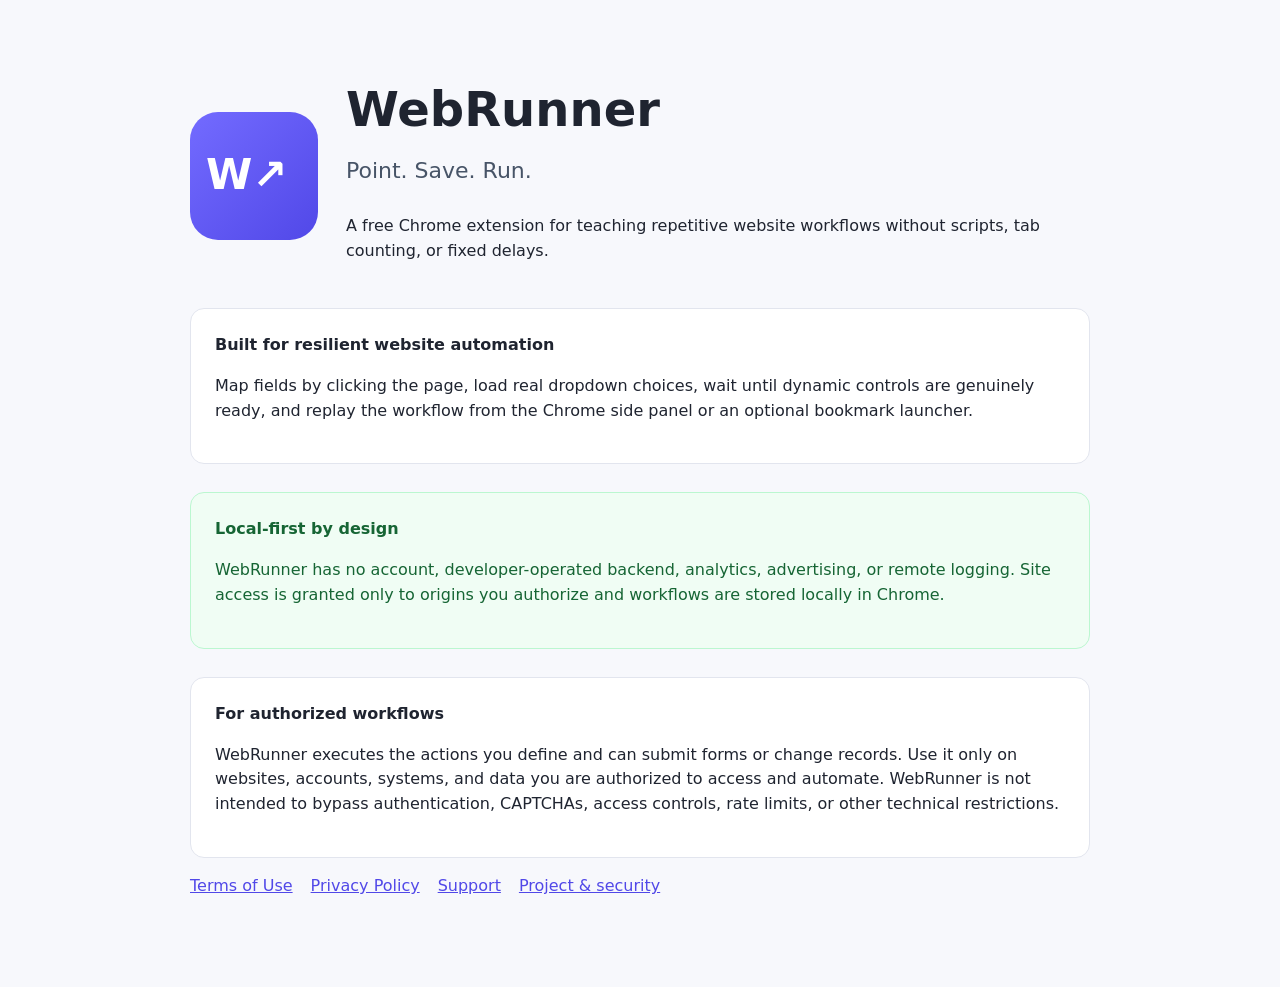
<file: index.html>
<!doctype html><html lang="en"><head><meta charset="utf-8"><meta name="viewport" content="width=device-width,initial-scale=1"><title>WebRunner</title><style>body{margin:0;font:16px/1.55 system-ui;color:#1f2430;background:#f7f8fc}main{max-width:900px;margin:auto;padding:72px 24px}.hero{display:grid;grid-template-columns:128px 1fr;gap:28px;align-items:center}.icon{width:128px;height:128px;border-radius:28px;background:linear-gradient(135deg,#736bff,#5148e8);position:relative}.icon:before{content:'W↗';position:absolute;color:white;font-weight:800;font-size:42px;inset:30px 16px}h1{font-size:48px;margin:0}.tag{font-size:22px;color:#475467;margin:8px 0 26px}.card{background:white;border:1px solid #e2e5ee;border-radius:14px;padding:24px;margin-top:28px}.privacy{color:#166534;background:#f0fdf4;border:1px solid #bbf7d0}.links a{margin-right:18px;color:#5148e8}</style></head><body><main><div class="hero"><div class="icon"></div><div><h1>WebRunner</h1><div class="tag">Point. Save. Run.</div><p>A free Chrome extension for teaching repetitive website workflows without scripts, tab counting, or fixed delays.</p></div></div><div class="card"><b>Built for resilient website automation</b><p>Map fields by clicking the page, load real dropdown choices, wait until dynamic controls are genuinely ready, and replay the workflow from the Chrome side panel or an optional bookmark launcher.</p></div><div class="card privacy"><b>Local-first by design</b><p>WebRunner has no account, developer-operated backend, analytics, advertising, or remote logging. Site access is granted only to origins you authorize and workflows are stored locally in Chrome.</p></div><div class="card"><b>For authorized workflows</b><p>WebRunner executes the actions you define and can submit forms or change records. Use it only on websites, accounts, systems, and data you are authorized to access and automate. WebRunner is not intended to bypass authentication, CAPTCHAs, access controls, rate limits, or other technical restrictions.</p></div><p class="links"><a href="terms.html">Terms of Use</a><a href="privacy.html">Privacy Policy</a><a href="support.html">Support</a><a href="https://github.com/sidecarworks/WebRunner">Project &amp; security</a></p></main></body></html>
</file>
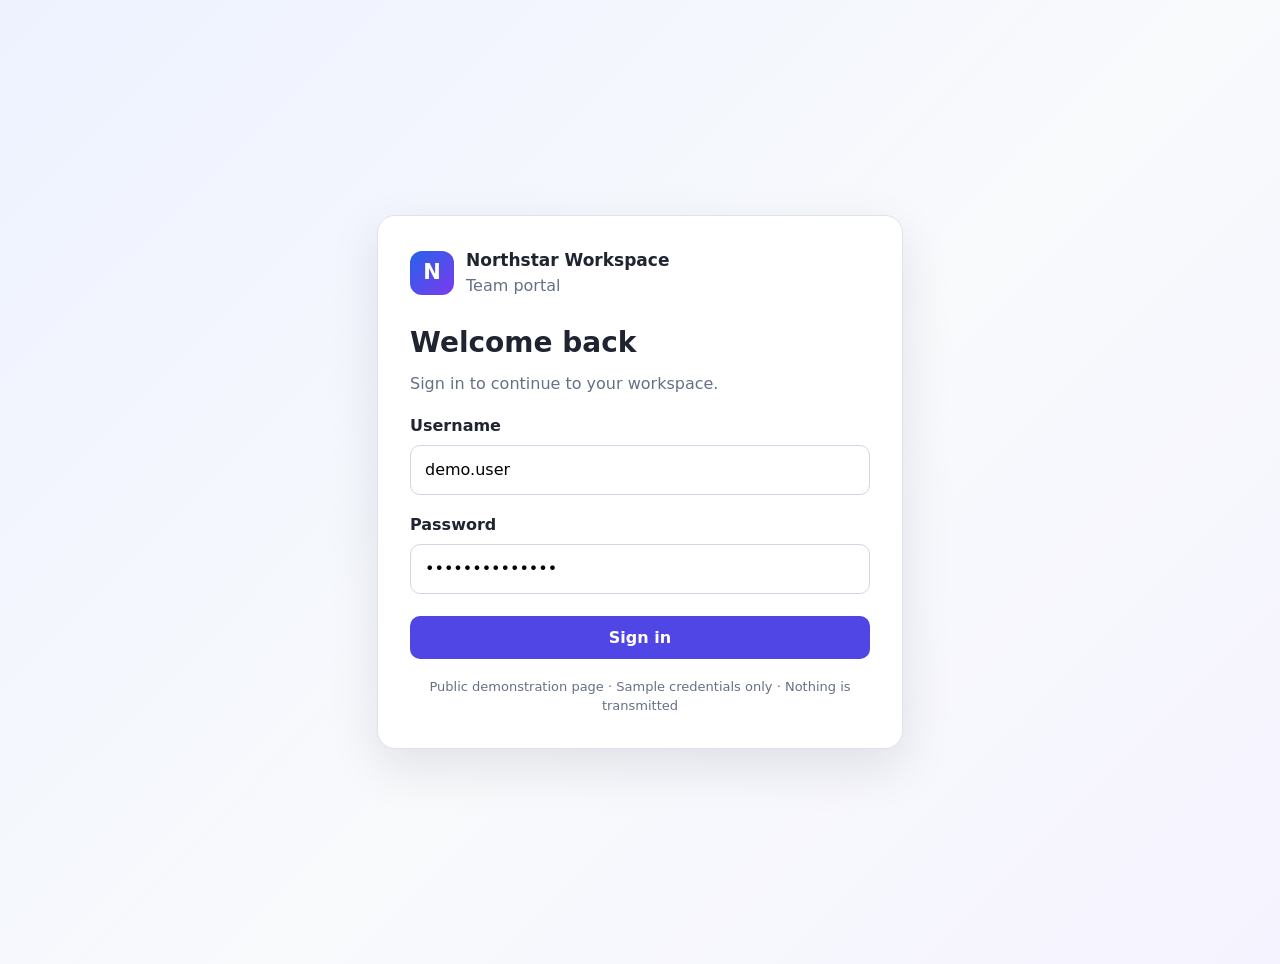
<file: demo-login.html>
<!doctype html><html lang="en"><head><meta charset="utf-8"><meta name="viewport" content="width=device-width,initial-scale=1"><title>Northstar Workspace</title><style>body{margin:0;font:16px/1.5 system-ui;background:linear-gradient(135deg,#eef2ff,#f8fafc 55%,#f5f3ff);color:#1f2430}.wrap{min-height:100vh;display:grid;place-items:center;padding:32px}.card{width:min(460px,100%);background:#fff;border:1px solid #dde2ec;border-radius:18px;box-shadow:0 18px 50px rgba(16,24,40,.10);padding:32px}.brand{display:flex;align-items:center;gap:12px;margin-bottom:24px}.mark{width:44px;height:44px;border-radius:12px;background:linear-gradient(135deg,#2563eb,#7c3aed);color:#fff;font-weight:800;display:grid;place-items:center;font-size:21px}.brand strong{display:block;font-size:17px}.muted{color:#667085}.field{margin-top:18px}label{display:block;font-weight:650;margin-bottom:7px}input{width:100%;box-sizing:border-box;padding:12px 14px;border:1px solid #cfd6e4;border-radius:10px;font:inherit;background:#fff}input:focus{outline:2px solid #c7d2fe;border-color:#6366f1}button{margin-top:22px;width:100%;padding:12px 16px;border:0;border-radius:10px;background:#4f46e5;color:#fff;font:700 16px system-ui;cursor:pointer}.foot{margin-top:18px;color:#667085;font-size:13px;text-align:center}.success{display:none;margin-top:18px;padding:12px 14px;border-radius:10px;background:#ecfdf3;border:1px solid #abefc6;color:#067647;font-weight:650}</style></head><body><div class="wrap"><main class="card"><div class="brand"><div class="mark">N</div><div><strong>Northstar Workspace</strong><div class="muted">Team portal</div></div></div><h1 style="font-size:28px;margin:0 0 8px">Welcome back</h1><p class="muted" style="margin:0">Sign in to continue to your workspace.</p><form id="demoForm"><div class="field"><label for="username">Username</label><input id="username" name="username" autocomplete="username" value="demo.user"></div><div class="field"><label for="password">Password</label><input id="password" name="password" type="password" autocomplete="current-password" value="webrunner-demo"></div><button id="loginBtn" type="submit">Sign in</button></form><div id="success" class="success">Signed in successfully.</div><div class="foot">Public demonstration page · Sample credentials only · Nothing is transmitted</div></main></div><script>document.getElementById('demoForm').addEventListener('submit',e=>{e.preventDefault();document.getElementById('success').style.display='block';});</script></body></html>
</file>
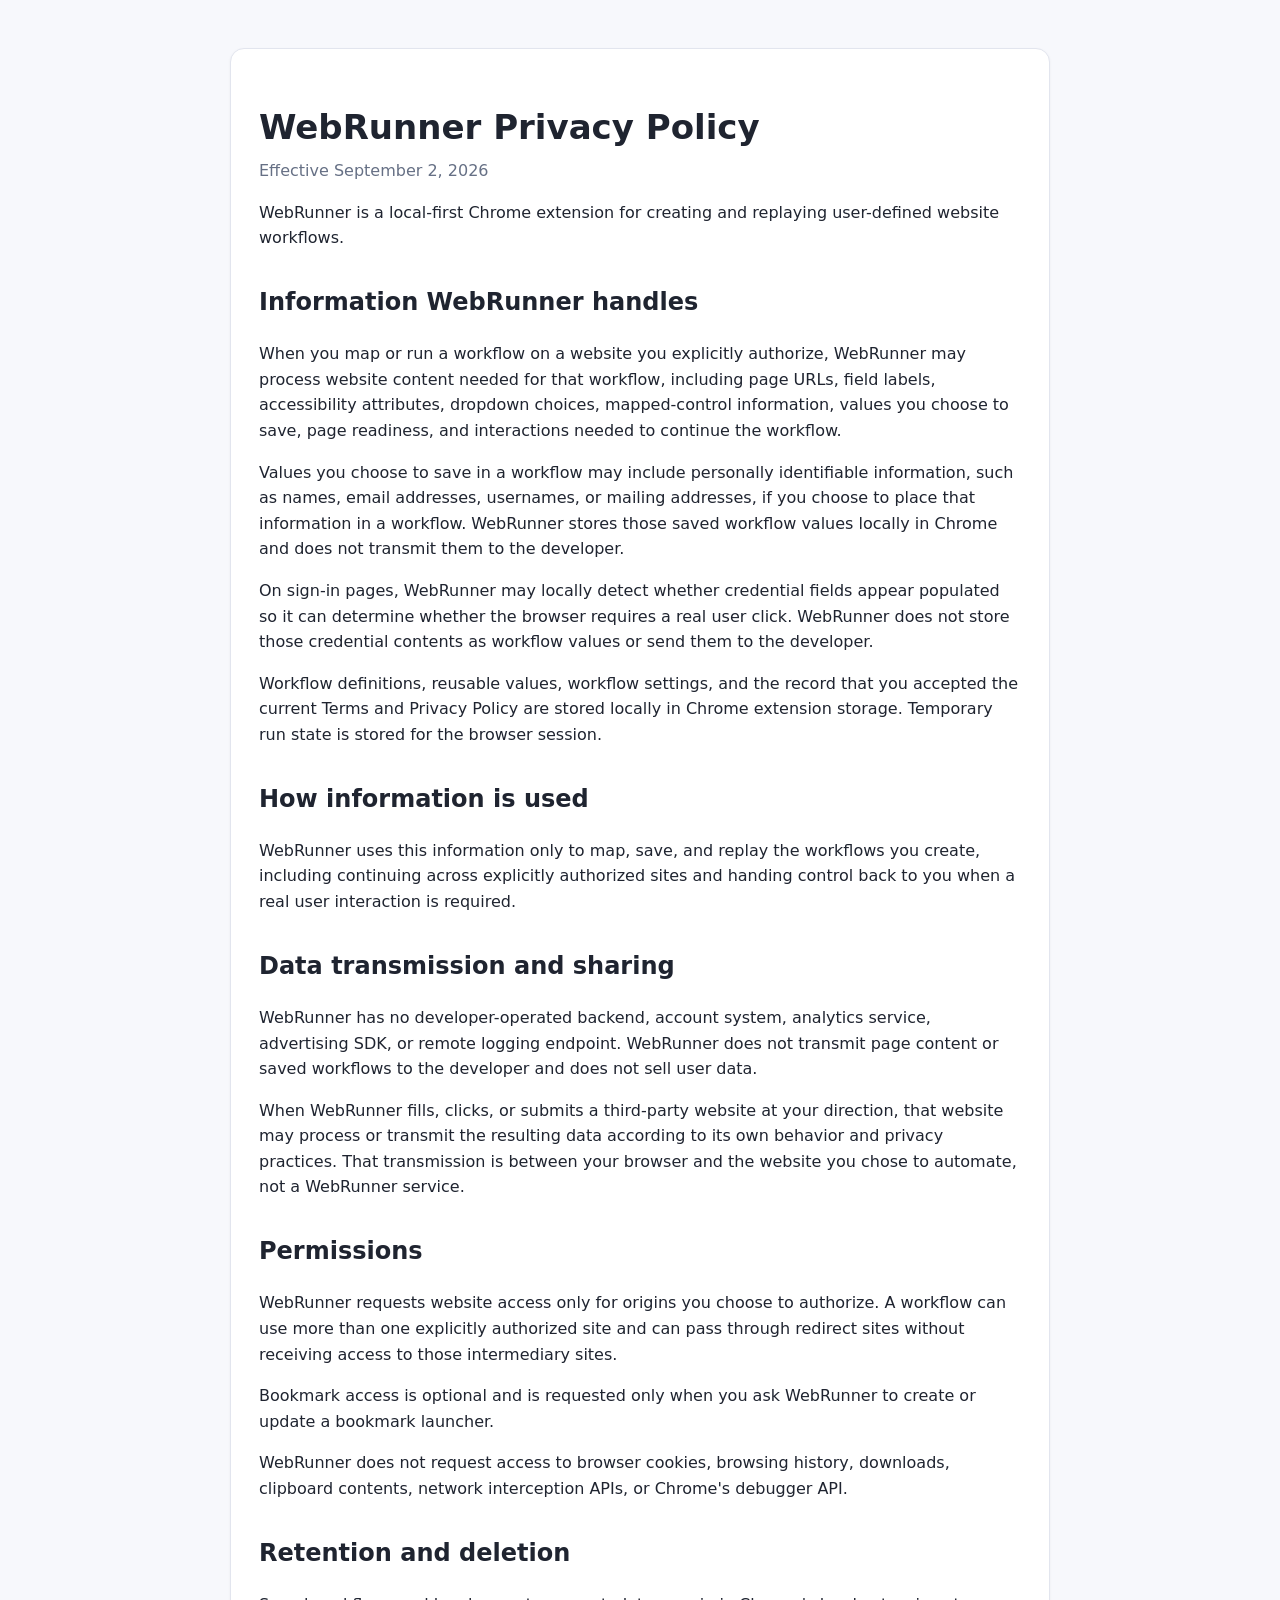
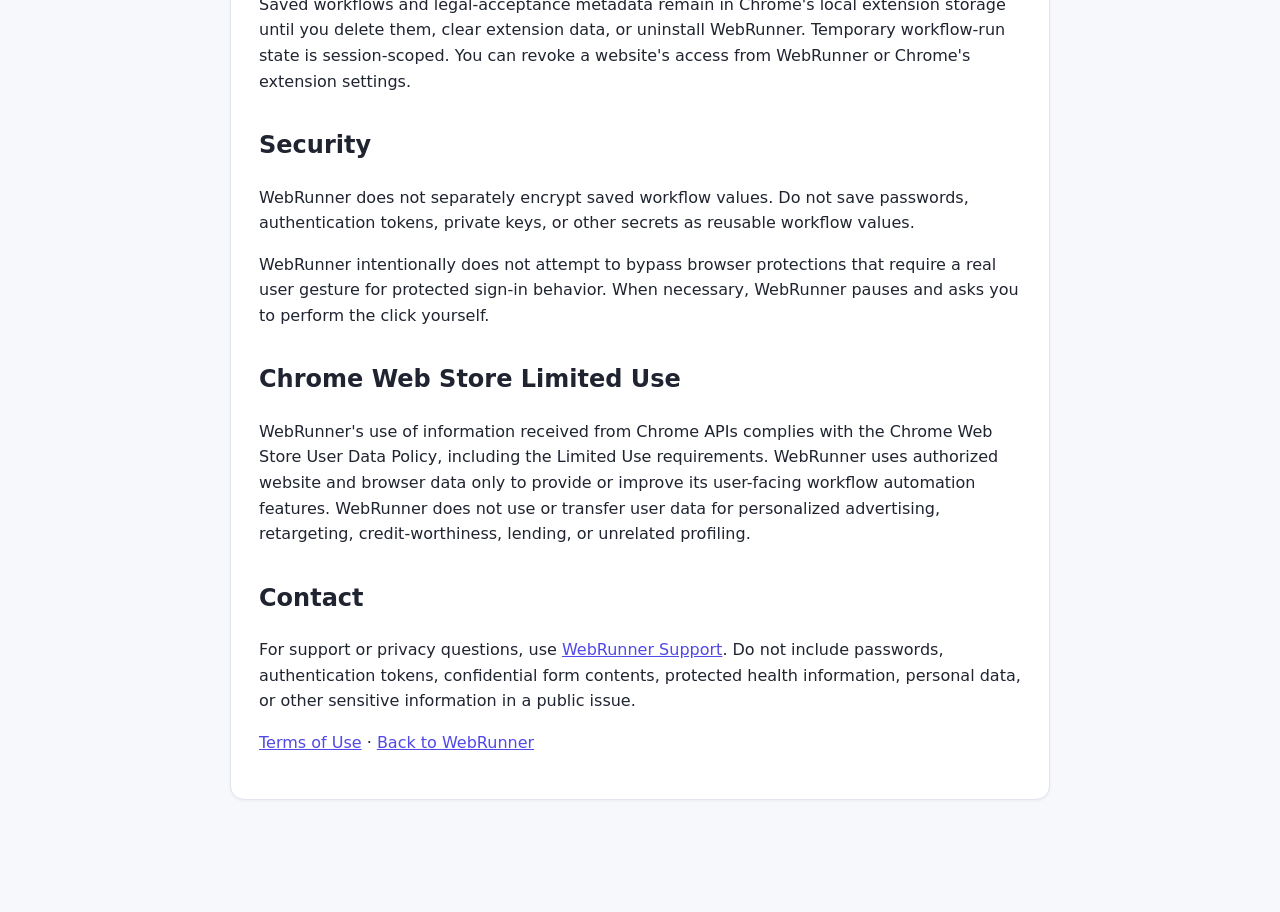
<file: privacy.html>
<!doctype html><html lang="en"><head><meta charset="utf-8"><meta name="viewport" content="width=device-width,initial-scale=1"><title>WebRunner Privacy Policy</title><style>body{margin:0;font:16px/1.6 system-ui;color:#1f2430;background:#f7f8fc}main{max-width:820px;margin:48px auto;padding:0 24px 64px}h1{font-size:34px;margin-bottom:4px}h2{margin-top:32px}a{color:#5148e8}.card{background:white;border:1px solid #e2e5ee;border-radius:14px;padding:28px;box-shadow:0 1px 3px #1018280d}.muted{color:#667085}</style></head><body><main><div class="card"><h1>WebRunner Privacy Policy</h1><div class="muted">Effective September 2, 2026</div><p>WebRunner is a local-first Chrome extension for creating and replaying user-defined website workflows.</p><h2>Information WebRunner handles</h2><p>When you map or run a workflow on a website you explicitly authorize, WebRunner may process website content needed for that workflow, including page URLs, field labels, accessibility attributes, dropdown choices, mapped-control information, values you choose to save, page readiness, and interactions needed to continue the workflow.</p><p>Values you choose to save in a workflow may include personally identifiable information, such as names, email addresses, usernames, or mailing addresses, if you choose to place that information in a workflow. WebRunner stores those saved workflow values locally in Chrome and does not transmit them to the developer.</p><p>On sign-in pages, WebRunner may locally detect whether credential fields appear populated so it can determine whether the browser requires a real user click. WebRunner does not store those credential contents as workflow values or send them to the developer.</p><p>Workflow definitions, reusable values, workflow settings, and the record that you accepted the current Terms and Privacy Policy are stored locally in Chrome extension storage. Temporary run state is stored for the browser session.</p><h2>How information is used</h2><p>WebRunner uses this information only to map, save, and replay the workflows you create, including continuing across explicitly authorized sites and handing control back to you when a real user interaction is required.</p><h2>Data transmission and sharing</h2><p>WebRunner has no developer-operated backend, account system, analytics service, advertising SDK, or remote logging endpoint. WebRunner does not transmit page content or saved workflows to the developer and does not sell user data.</p><p>When WebRunner fills, clicks, or submits a third-party website at your direction, that website may process or transmit the resulting data according to its own behavior and privacy practices. That transmission is between your browser and the website you chose to automate, not a WebRunner service.</p><h2>Permissions</h2><p>WebRunner requests website access only for origins you choose to authorize. A workflow can use more than one explicitly authorized site and can pass through redirect sites without receiving access to those intermediary sites.</p><p>Bookmark access is optional and is requested only when you ask WebRunner to create or update a bookmark launcher.</p><p>WebRunner does not request access to browser cookies, browsing history, downloads, clipboard contents, network interception APIs, or Chrome's debugger API.</p><h2>Retention and deletion</h2><p>Saved workflows and legal-acceptance metadata remain in Chrome's local extension storage until you delete them, clear extension data, or uninstall WebRunner. Temporary workflow-run state is session-scoped. You can revoke a website's access from WebRunner or Chrome's extension settings.</p><h2>Security</h2><p>WebRunner does not separately encrypt saved workflow values. Do not save passwords, authentication tokens, private keys, or other secrets as reusable workflow values.</p><p>WebRunner intentionally does not attempt to bypass browser protections that require a real user gesture for protected sign-in behavior. When necessary, WebRunner pauses and asks you to perform the click yourself.</p><h2>Chrome Web Store Limited Use</h2><p>WebRunner's use of information received from Chrome APIs complies with the Chrome Web Store User Data Policy, including the Limited Use requirements. WebRunner uses authorized website and browser data only to provide or improve its user-facing workflow automation features. WebRunner does not use or transfer user data for personalized advertising, retargeting, credit-worthiness, lending, or unrelated profiling.</p><h2>Contact</h2><p>For support or privacy questions, use <a href="support.html">WebRunner Support</a>. Do not include passwords, authentication tokens, confidential form contents, protected health information, personal data, or other sensitive information in a public issue.</p><p><a href="terms.html">Terms of Use</a> · <a href="index.html">Back to WebRunner</a></p></div></main></body></html>
</file>
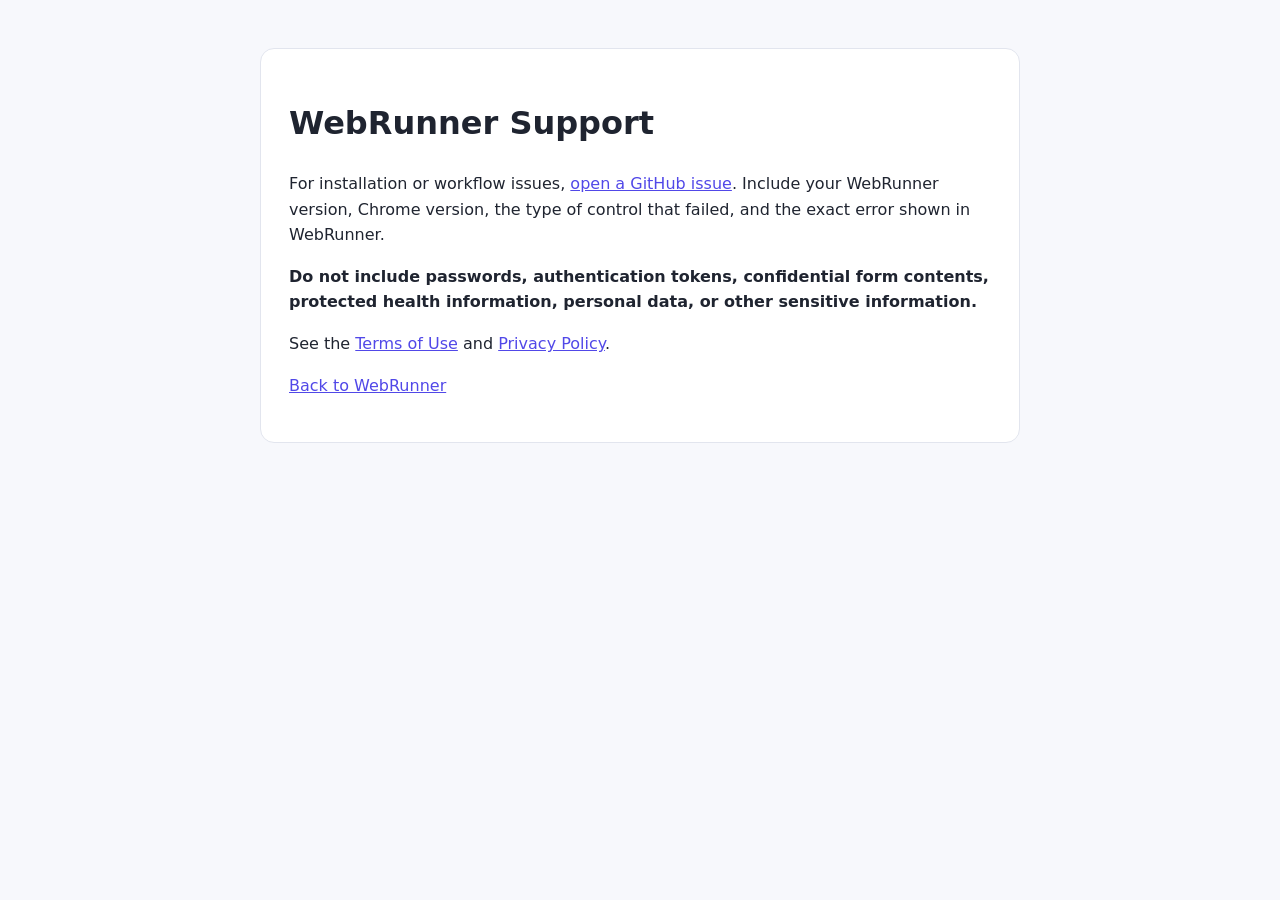
<file: support.html>
<!doctype html><html lang="en"><head><meta charset="utf-8"><meta name="viewport" content="width=device-width,initial-scale=1"><title>WebRunner Support</title><style>body{margin:0;font:16px/1.6 system-ui;color:#1f2430;background:#f7f8fc}main{max-width:760px;margin:48px auto;padding:0 24px}.card{background:white;border:1px solid #e2e5ee;border-radius:14px;padding:28px}a{color:#5148e8}</style></head><body><main><div class="card"><h1>WebRunner Support</h1><p>For installation or workflow issues, <a href="https://github.com/sidecarworks/WebRunner/issues/new">open a GitHub issue</a>. Include your WebRunner version, Chrome version, the type of control that failed, and the exact error shown in WebRunner.</p><p><strong>Do not include passwords, authentication tokens, confidential form contents, protected health information, personal data, or other sensitive information.</strong></p><p>See the <a href="terms.html">Terms of Use</a> and <a href="privacy.html">Privacy Policy</a>.</p><p><a href="index.html">Back to WebRunner</a></p></div></main></body></html>
</file>
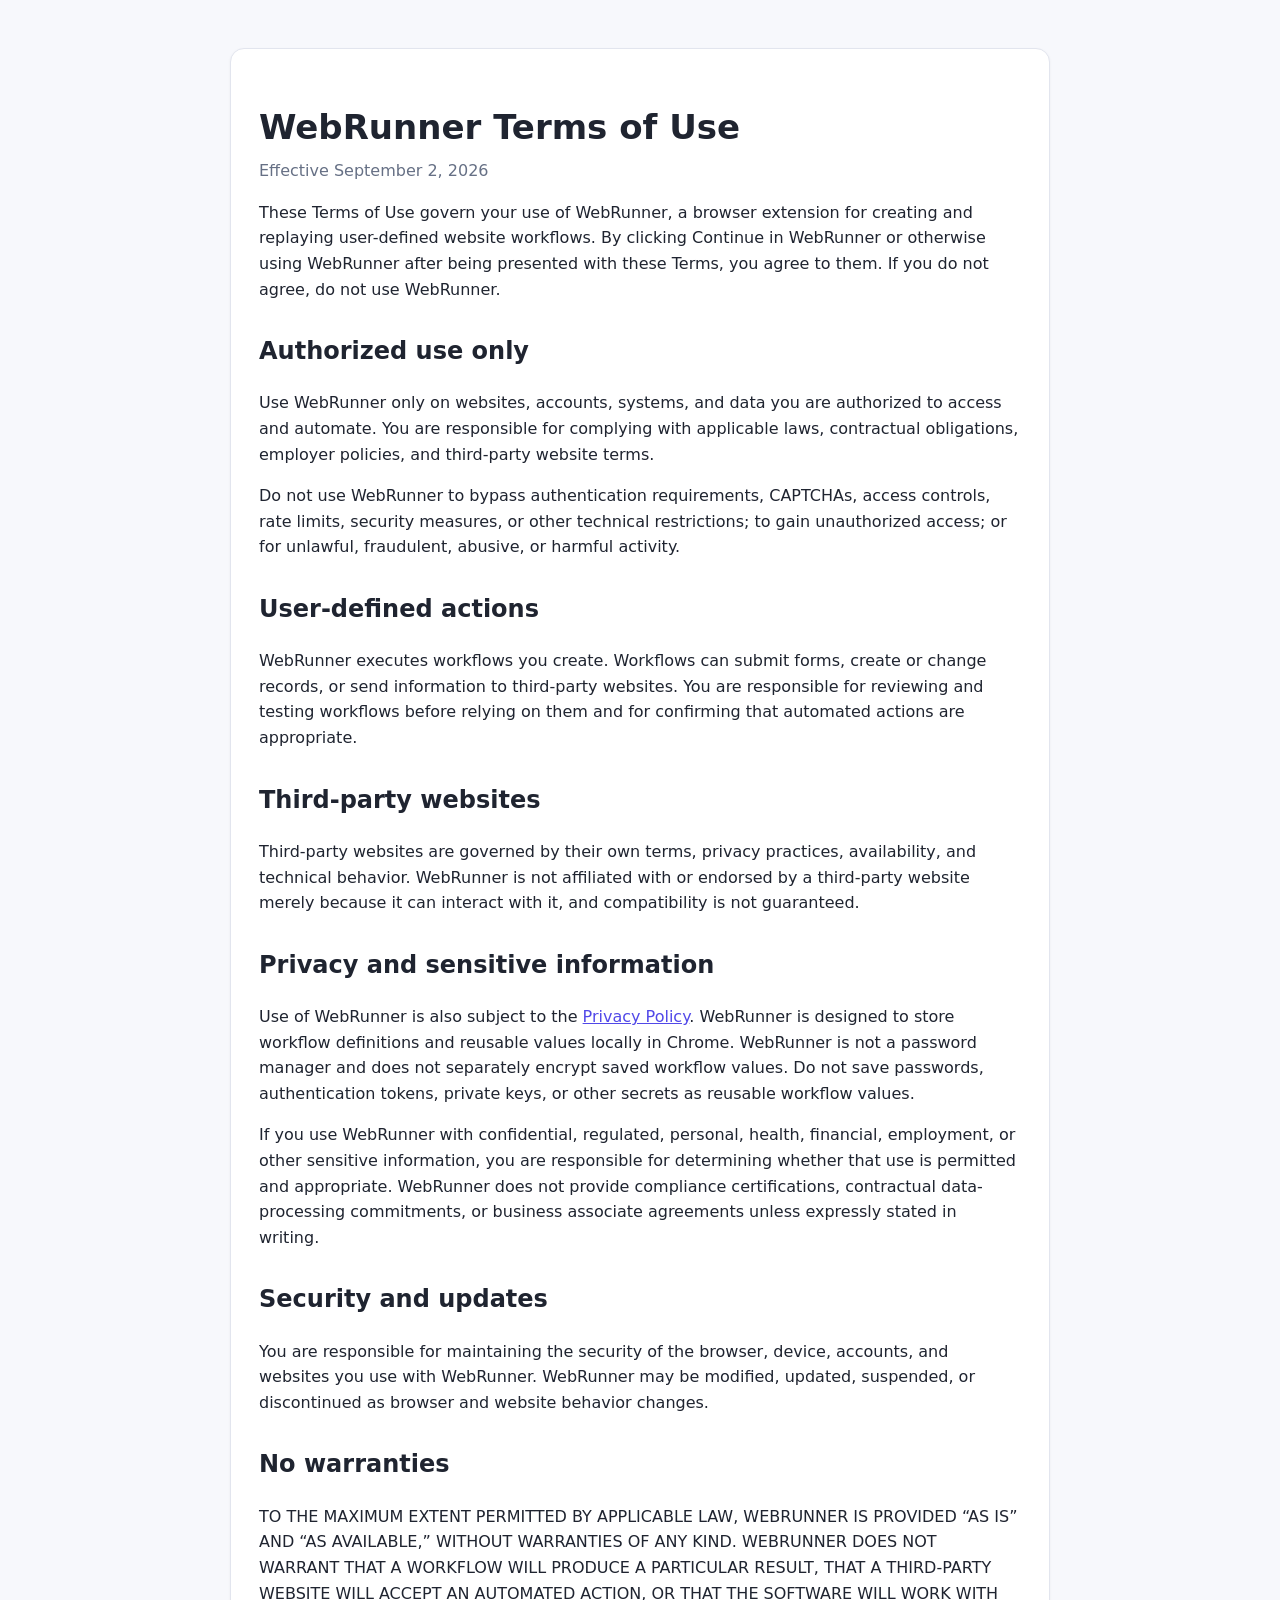
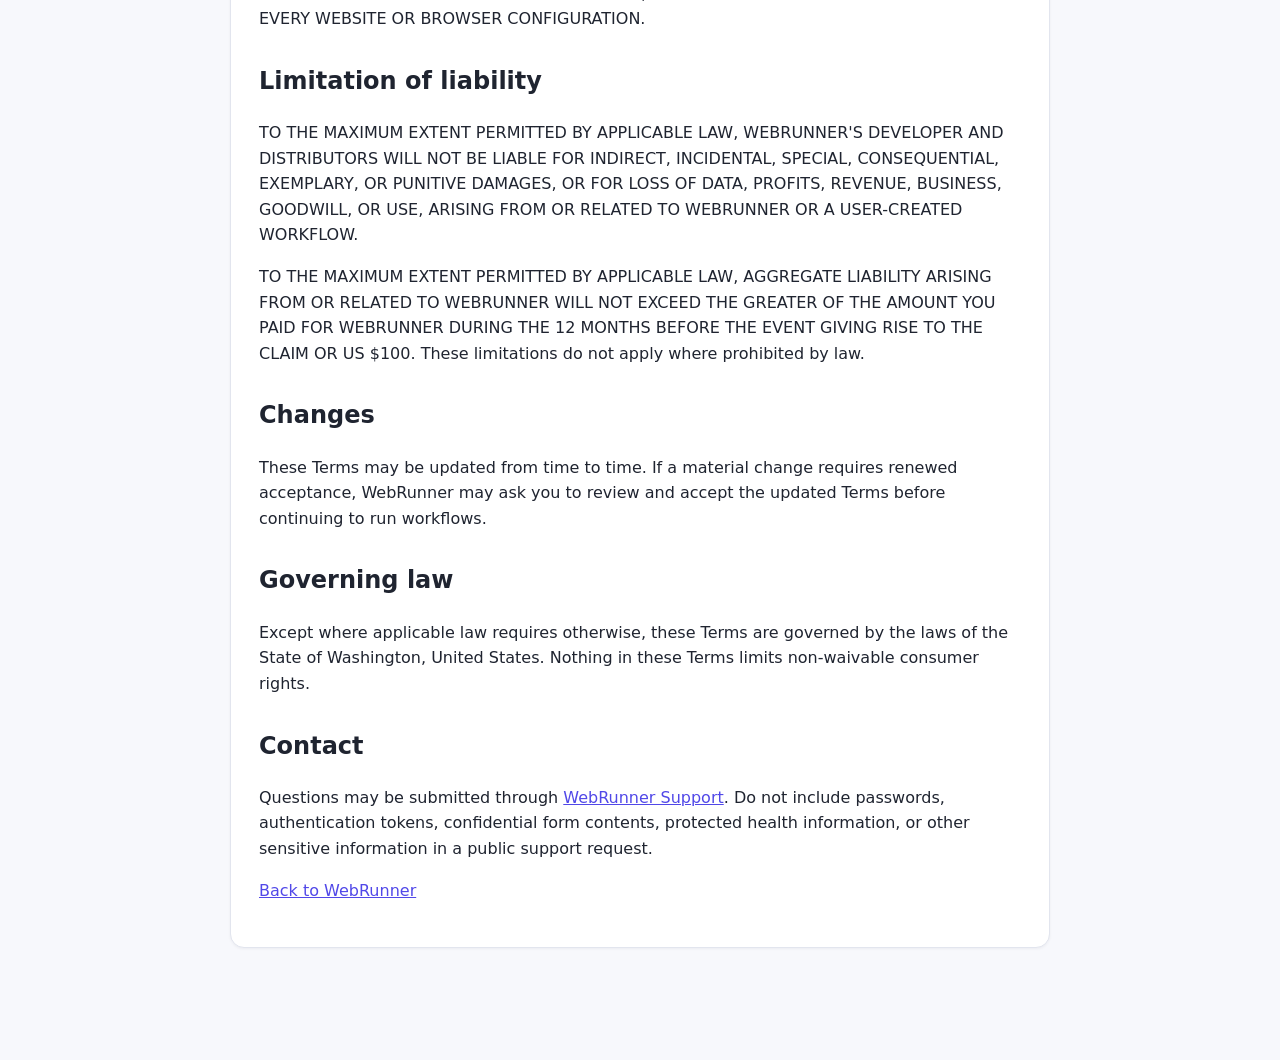
<file: terms.html>
<!doctype html><html lang="en"><head><meta charset="utf-8"><meta name="viewport" content="width=device-width,initial-scale=1"><title>WebRunner Terms of Use</title><style>body{margin:0;font:16px/1.6 system-ui;color:#1f2430;background:#f7f8fc}main{max-width:820px;margin:48px auto;padding:0 24px 64px}h1{font-size:34px;margin-bottom:4px}h2{margin-top:30px}a{color:#5148e8}.card{background:white;border:1px solid #e2e5ee;border-radius:14px;padding:28px;box-shadow:0 1px 3px #1018280d}.muted{color:#667085}</style></head><body><main><div class="card"><h1>WebRunner Terms of Use</h1><div class="muted">Effective September 2, 2026</div><p>These Terms of Use govern your use of WebRunner, a browser extension for creating and replaying user-defined website workflows. By clicking Continue in WebRunner or otherwise using WebRunner after being presented with these Terms, you agree to them. If you do not agree, do not use WebRunner.</p><h2>Authorized use only</h2><p>Use WebRunner only on websites, accounts, systems, and data you are authorized to access and automate. You are responsible for complying with applicable laws, contractual obligations, employer policies, and third-party website terms.</p><p>Do not use WebRunner to bypass authentication requirements, CAPTCHAs, access controls, rate limits, security measures, or other technical restrictions; to gain unauthorized access; or for unlawful, fraudulent, abusive, or harmful activity.</p><h2>User-defined actions</h2><p>WebRunner executes workflows you create. Workflows can submit forms, create or change records, or send information to third-party websites. You are responsible for reviewing and testing workflows before relying on them and for confirming that automated actions are appropriate.</p><h2>Third-party websites</h2><p>Third-party websites are governed by their own terms, privacy practices, availability, and technical behavior. WebRunner is not affiliated with or endorsed by a third-party website merely because it can interact with it, and compatibility is not guaranteed.</p><h2>Privacy and sensitive information</h2><p>Use of WebRunner is also subject to the <a href="privacy.html">Privacy Policy</a>. WebRunner is designed to store workflow definitions and reusable values locally in Chrome. WebRunner is not a password manager and does not separately encrypt saved workflow values. Do not save passwords, authentication tokens, private keys, or other secrets as reusable workflow values.</p><p>If you use WebRunner with confidential, regulated, personal, health, financial, employment, or other sensitive information, you are responsible for determining whether that use is permitted and appropriate. WebRunner does not provide compliance certifications, contractual data-processing commitments, or business associate agreements unless expressly stated in writing.</p><h2>Security and updates</h2><p>You are responsible for maintaining the security of the browser, device, accounts, and websites you use with WebRunner. WebRunner may be modified, updated, suspended, or discontinued as browser and website behavior changes.</p><h2>No warranties</h2><p>TO THE MAXIMUM EXTENT PERMITTED BY APPLICABLE LAW, WEBRUNNER IS PROVIDED “AS IS” AND “AS AVAILABLE,” WITHOUT WARRANTIES OF ANY KIND. WEBRUNNER DOES NOT WARRANT THAT A WORKFLOW WILL PRODUCE A PARTICULAR RESULT, THAT A THIRD-PARTY WEBSITE WILL ACCEPT AN AUTOMATED ACTION, OR THAT THE SOFTWARE WILL WORK WITH EVERY WEBSITE OR BROWSER CONFIGURATION.</p><h2>Limitation of liability</h2><p>TO THE MAXIMUM EXTENT PERMITTED BY APPLICABLE LAW, WEBRUNNER'S DEVELOPER AND DISTRIBUTORS WILL NOT BE LIABLE FOR INDIRECT, INCIDENTAL, SPECIAL, CONSEQUENTIAL, EXEMPLARY, OR PUNITIVE DAMAGES, OR FOR LOSS OF DATA, PROFITS, REVENUE, BUSINESS, GOODWILL, OR USE, ARISING FROM OR RELATED TO WEBRUNNER OR A USER-CREATED WORKFLOW.</p><p>TO THE MAXIMUM EXTENT PERMITTED BY APPLICABLE LAW, AGGREGATE LIABILITY ARISING FROM OR RELATED TO WEBRUNNER WILL NOT EXCEED THE GREATER OF THE AMOUNT YOU PAID FOR WEBRUNNER DURING THE 12 MONTHS BEFORE THE EVENT GIVING RISE TO THE CLAIM OR US $100. These limitations do not apply where prohibited by law.</p><h2>Changes</h2><p>These Terms may be updated from time to time. If a material change requires renewed acceptance, WebRunner may ask you to review and accept the updated Terms before continuing to run workflows.</p><h2>Governing law</h2><p>Except where applicable law requires otherwise, these Terms are governed by the laws of the State of Washington, United States. Nothing in these Terms limits non-waivable consumer rights.</p><h2>Contact</h2><p>Questions may be submitted through <a href="support.html">WebRunner Support</a>. Do not include passwords, authentication tokens, confidential form contents, protected health information, or other sensitive information in a public support request.</p><p><a href="index.html">Back to WebRunner</a></p></div></main></body></html>
</file>
